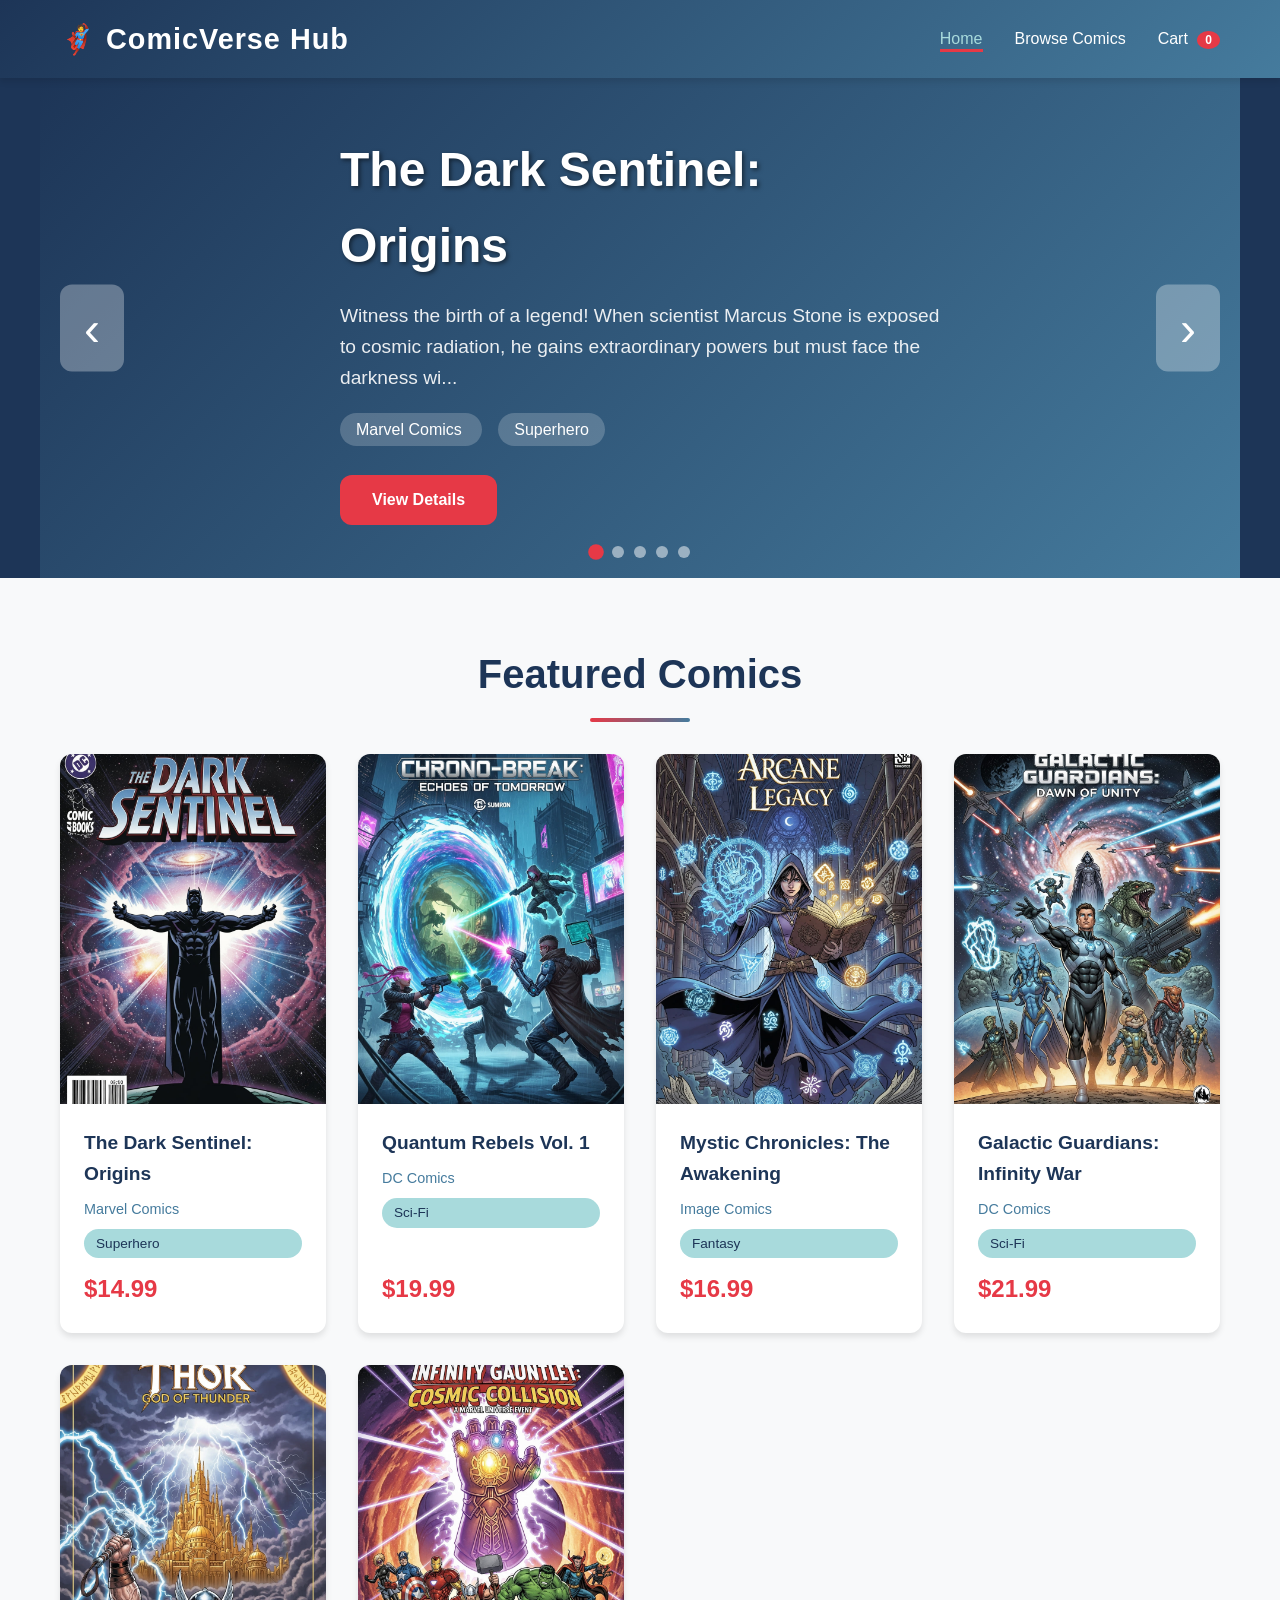
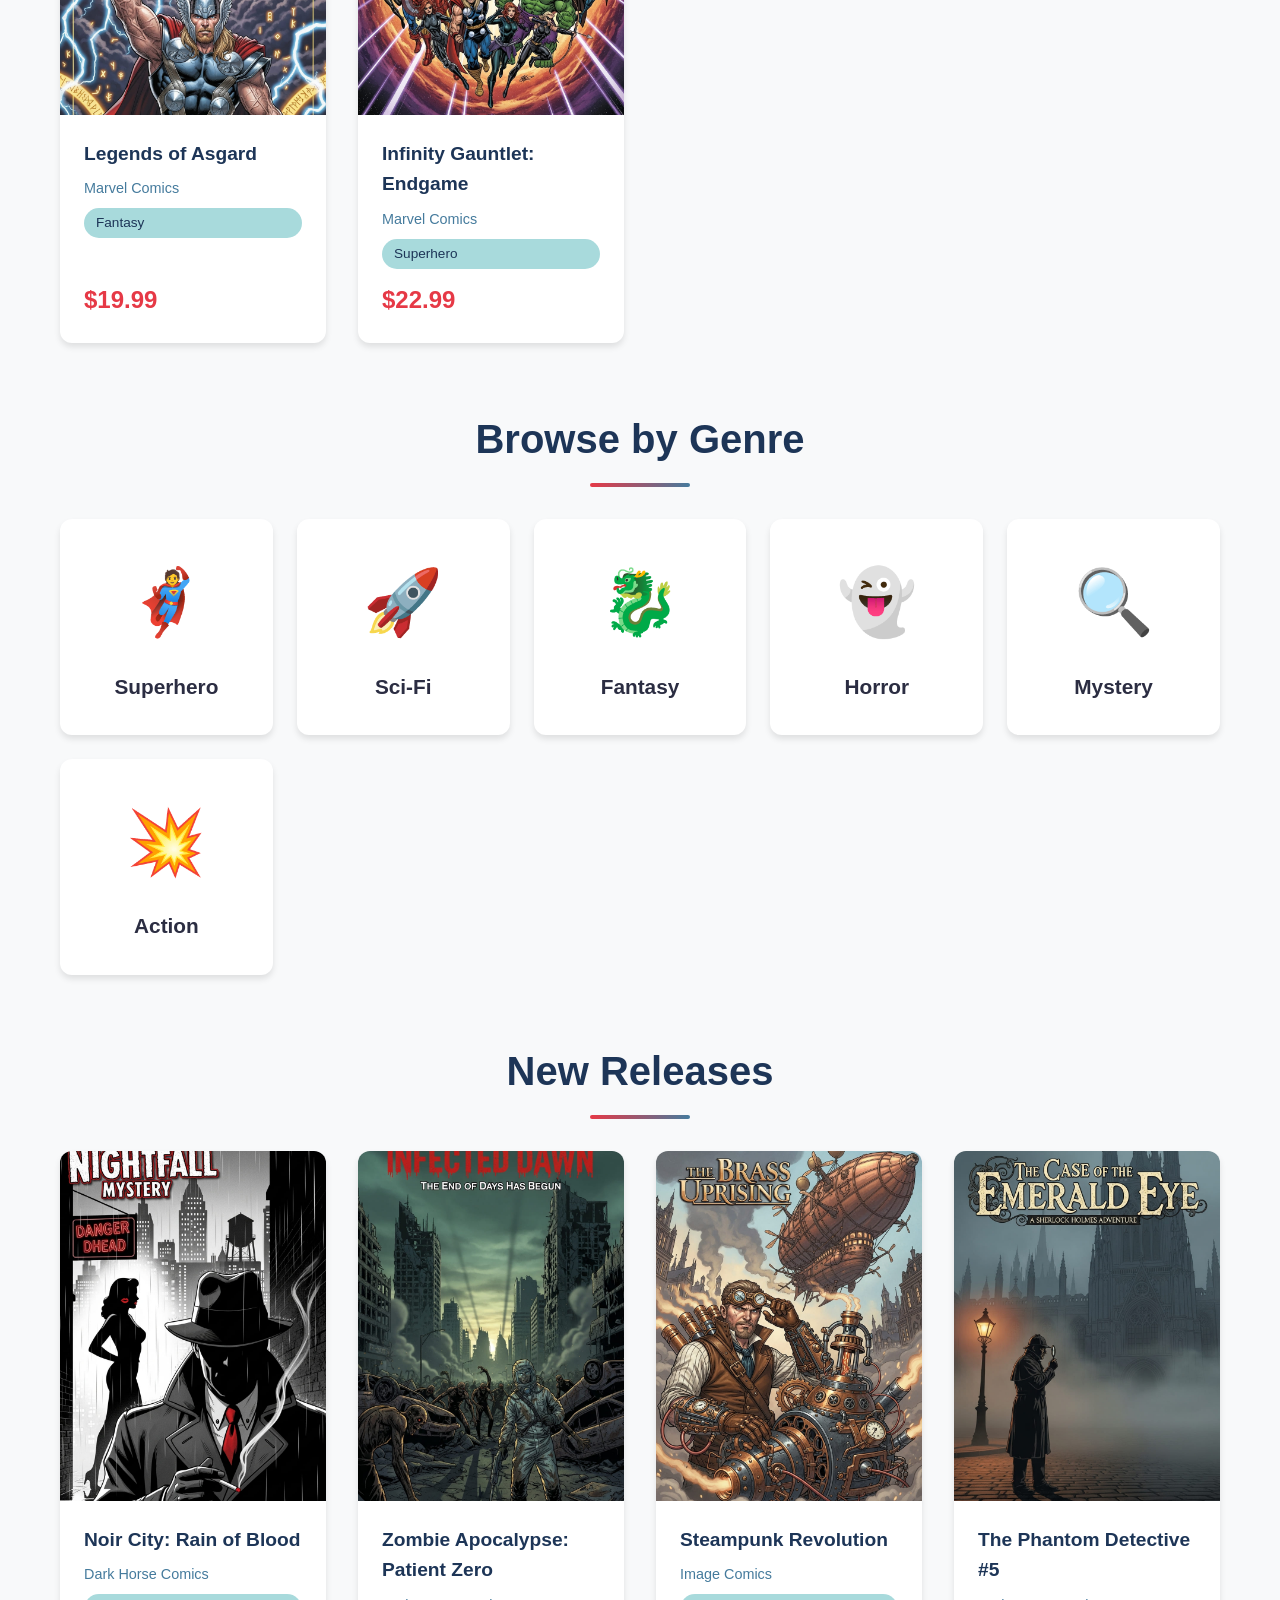
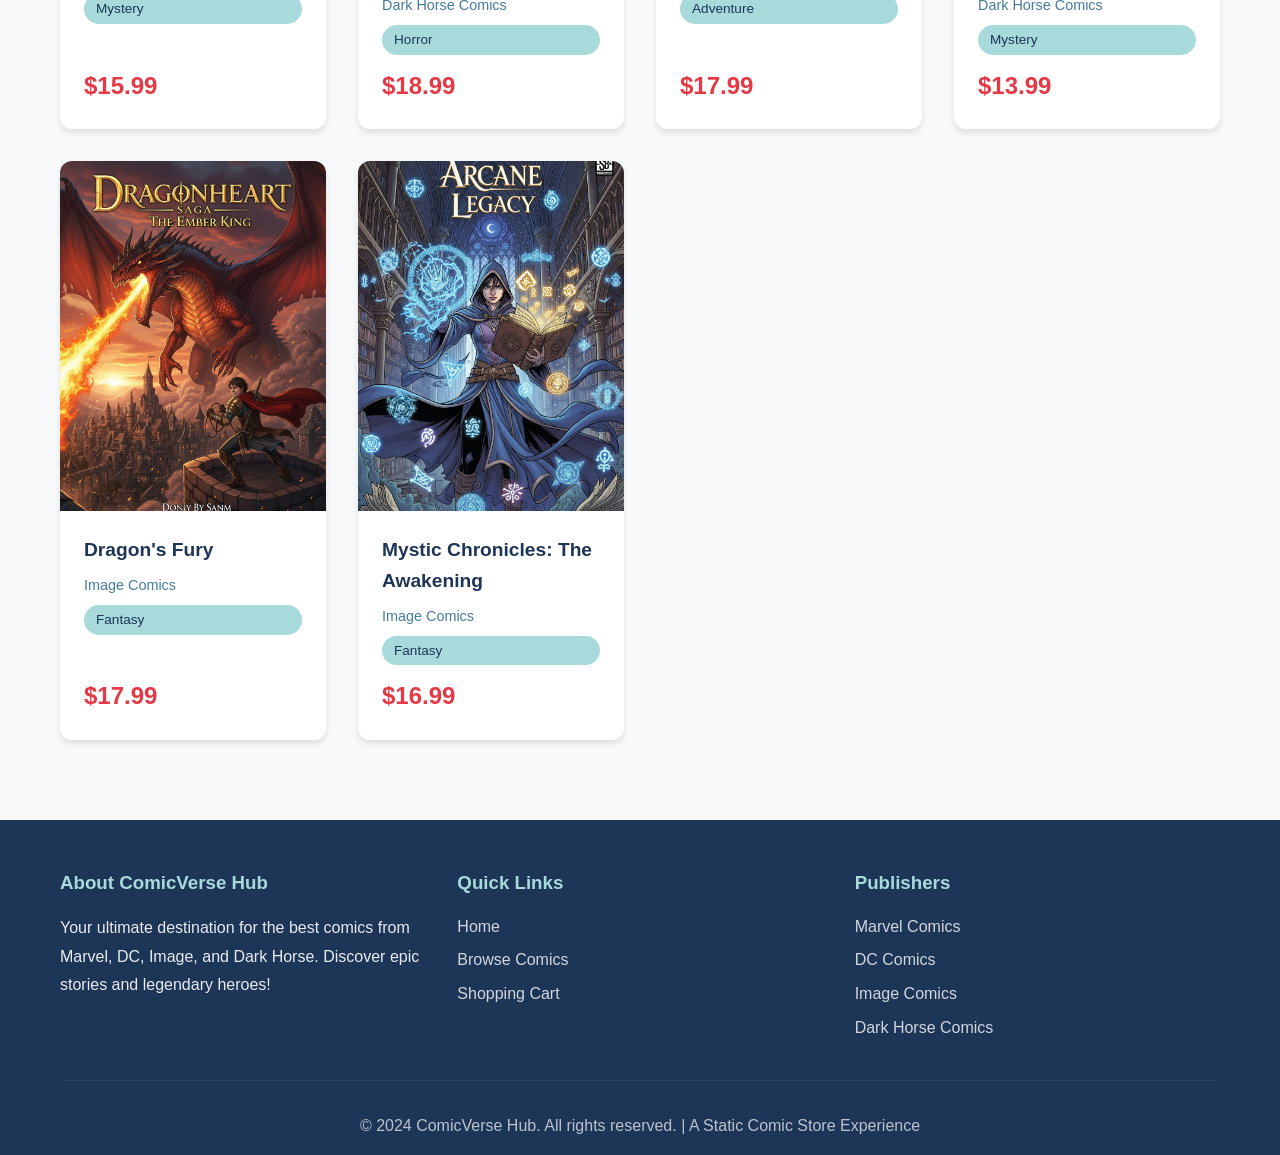
<file: index.html>
<!DOCTYPE html>
<html lang="en">
<head>
    <meta charset="UTF-8">
    <meta name="viewport" content="width=device-width, initial-scale=1.0">
    <title>ComicVerse Hub - Your Ultimate Comic Book Store</title>
    <link rel="stylesheet" href="styles.css">
</head>
<body>
    <header class="main-header">
        <div class="container">
            <div class="logo">
                <h1>🦸 ComicVerse Hub</h1>
            </div>
            <nav class="main-nav">
                <ul>
                    <li><a href="index.html" class="active">Home</a></li>
                    <li><a href="browse.html">Browse Comics</a></li>
                    <li><a href="cart.html">Cart <span class="cart-count" id="cartCount">0</span></a></li>
                </ul>
            </nav>
        </div>
    </header>

    <section class="hero-carousel">
        <div class="carousel-container">
            <div class="carousel-slides" id="carouselSlides">
            </div>
            <button class="carousel-btn prev" id="prevBtn" aria-label="Previous">‹</button>
            <button class="carousel-btn next" id="nextBtn" aria-label="Next">›</button>
            <div class="carousel-indicators" id="carouselIndicators"></div>
        </div>
    </section>

    <main class="container">
        <section class="featured-section">
            <h2 class="section-title">Featured Comics</h2>
            <div class="comics-grid" id="featuredComics"></div>
        </section>

        <section class="categories-section">
            <h2 class="section-title">Browse by Genre</h2>
            <div class="categories-grid">
                <a href="browse.html?genre=Superhero" class="category-card">
                    <div class="category-icon">🦸</div>
                    <h3>Superhero</h3>
                </a>
                <a href="browse.html?genre=Sci-Fi" class="category-card">
                    <div class="category-icon">🚀</div>
                    <h3>Sci-Fi</h3>
                </a>
                <a href="browse.html?genre=Fantasy" class="category-card">
                    <div class="category-icon">🐉</div>
                    <h3>Fantasy</h3>
                </a>
                <a href="browse.html?genre=Horror" class="category-card">
                    <div class="category-icon">👻</div>
                    <h3>Horror</h3>
                </a>
                <a href="browse.html?genre=Mystery" class="category-card">
                    <div class="category-icon">🔍</div>
                    <h3>Mystery</h3>
                </a>
                <a href="browse.html?genre=Action" class="category-card">
                    <div class="category-icon">💥</div>
                    <h3>Action</h3>
                </a>
            </div>
        </section>

        <section class="new-releases">
            <h2 class="section-title">New Releases</h2>
            <div class="comics-grid" id="newReleases"></div>
        </section>
    </main>

    <footer class="main-footer">
        <div class="container">
            <div class="footer-content">
                <div class="footer-section">
                    <h3>About ComicVerse Hub</h3>
                    <p>Your ultimate destination for the best comics from Marvel, DC, Image, and Dark Horse. Discover epic stories and legendary heroes!</p>
                </div>
                <div class="footer-section">
                    <h3>Quick Links</h3>
                    <ul>
                        <li><a href="index.html">Home</a></li>
                        <li><a href="browse.html">Browse Comics</a></li>
                        <li><a href="cart.html">Shopping Cart</a></li>
                    </ul>
                </div>
                <div class="footer-section">
                    <h3>Publishers</h3>
                    <ul>
                        <li><a href="browse.html?publisher=Marvel Comics">Marvel Comics</a></li>
                        <li><a href="browse.html?publisher=DC Comics">DC Comics</a></li>
                        <li><a href="browse.html?publisher=Image Comics">Image Comics</a></li>
                        <li><a href="browse.html?publisher=Dark Horse Comics">Dark Horse Comics</a></li>
                    </ul>
                </div>
            </div>
            <div class="footer-bottom">
                <p>&copy; 2024 ComicVerse Hub. All rights reserved. | A Static Comic Store Experience</p>
            </div>
        </div>
    </footer>

    <script src="comics.js"></script>
    <script src="carousel.js"></script>
    <script src="home.js"></script>
</body>
</html>
</file>
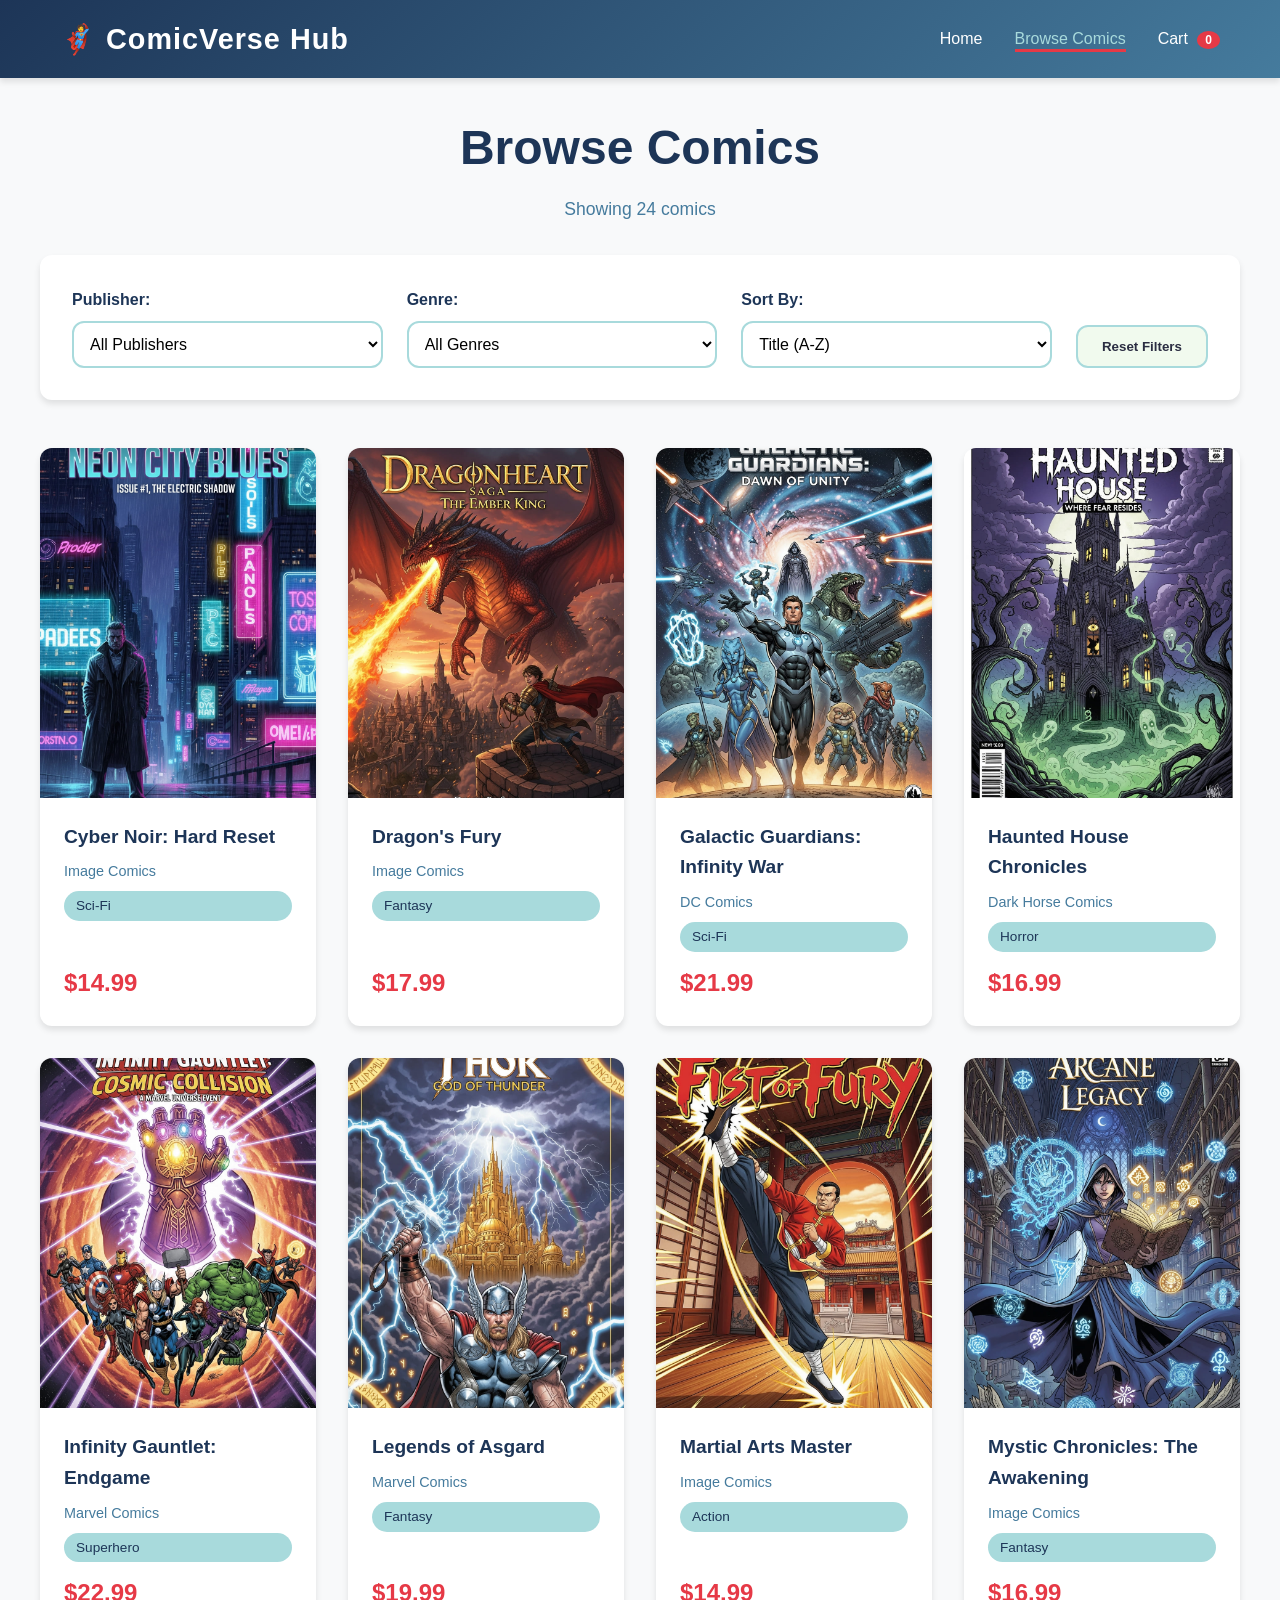
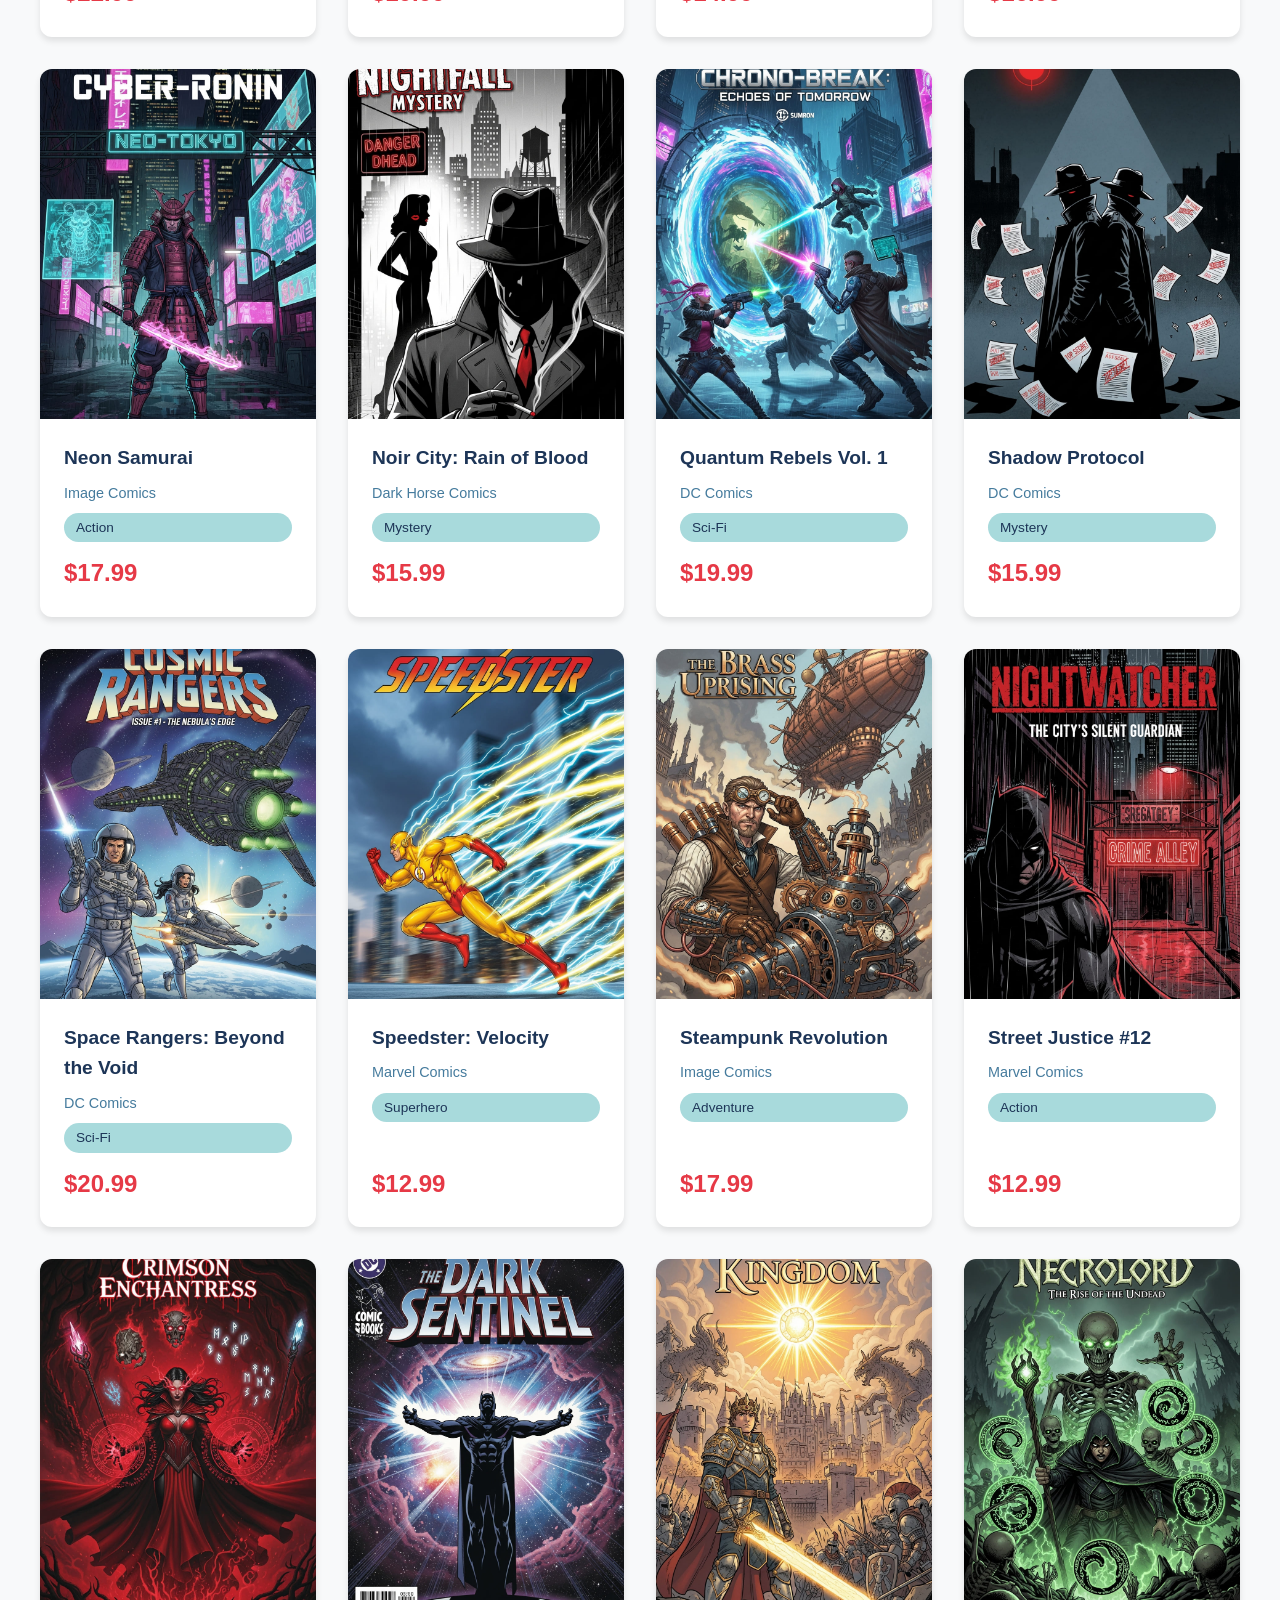
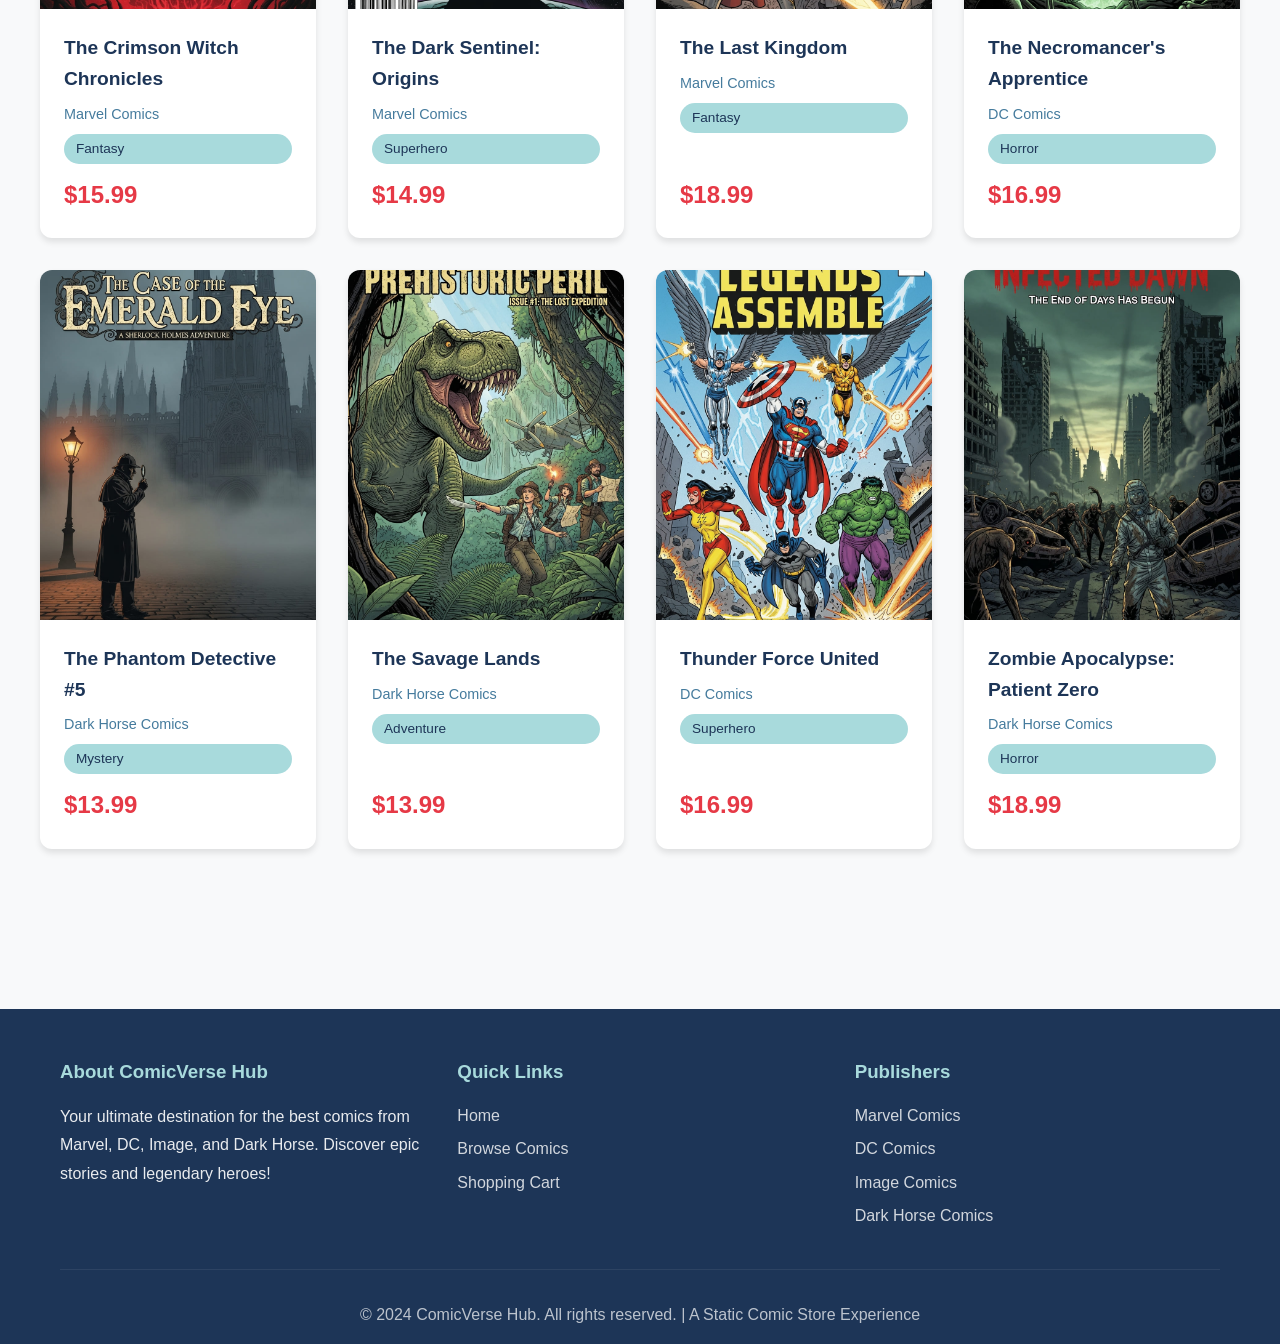
<file: browse.html>
<!DOCTYPE html>
<html lang="en">
<head>
    <meta charset="UTF-8">
    <meta name="viewport" content="width=device-width, initial-scale=1.0">
    <title>Browse Comics - ComicVerse Hub</title>
    <link rel="stylesheet" href="styles.css">
</head>
<body>
    <header class="main-header">
        <div class="container">
            <div class="logo">
                <h1>🦸 ComicVerse Hub</h1>
            </div>
            <nav class="main-nav">
                <ul>
                    <li><a href="index.html">Home</a></li>
                    <li><a href="browse.html" class="active">Browse Comics</a></li>
                    <li><a href="cart.html">Cart <span class="cart-count" id="cartCount">0</span></a></li>
                </ul>
            </nav>
        </div>
    </header>

    <main class="container browse-page">
        <div class="page-header">
            <h1>Browse Comics</h1>
            <p class="results-count" id="resultsCount">Showing all comics</p>
        </div>

        <div class="browse-controls">
            <div class="filters-section">
                <div class="filter-group">
                    <label for="publisherFilter">Publisher:</label>
                    <select id="publisherFilter" class="filter-select">
                        <option value="">All Publishers</option>
                        <option value="Marvel Comics">Marvel Comics</option>
                        <option value="DC Comics">DC Comics</option>
                        <option value="Image Comics">Image Comics</option>
                        <option value="Dark Horse Comics">Dark Horse Comics</option>
                    </select>
                </div>

                <div class="filter-group">
                    <label for="genreFilter">Genre:</label>
                    <select id="genreFilter" class="filter-select">
                        <option value="">All Genres</option>
                        <option value="Superhero">Superhero</option>
                        <option value="Sci-Fi">Sci-Fi</option>
                        <option value="Fantasy">Fantasy</option>
                        <option value="Horror">Horror</option>
                        <option value="Mystery">Mystery</option>
                        <option value="Action">Action</option>
                        <option value="Adventure">Adventure</option>
                    </select>
                </div>

                <div class="filter-group">
                    <label for="sortBy">Sort By:</label>
                    <select id="sortBy" class="filter-select">
                        <option value="title-asc">Title (A-Z)</option>
                        <option value="title-desc">Title (Z-A)</option>
                        <option value="price-asc">Price (Low to High)</option>
                        <option value="price-desc">Price (High to Low)</option>
                        <option value="date-desc">Release Date (Newest)</option>
                        <option value="date-asc">Release Date (Oldest)</option>
                    </select>
                </div>

                <button class="btn-reset" id="resetFilters">Reset Filters</button>
            </div>
        </div>

        <div class="comics-grid" id="comicsGrid"></div>

        <div class="no-results" id="noResults" style="display: none;">
            <h2>No Comics Found</h2>
            <p>Try adjusting your filters to see more results.</p>
        </div>
    </main>

    <footer class="main-footer">
        <div class="container">
            <div class="footer-content">
                <div class="footer-section">
                    <h3>About ComicVerse Hub</h3>
                    <p>Your ultimate destination for the best comics from Marvel, DC, Image, and Dark Horse. Discover epic stories and legendary heroes!</p>
                </div>
                <div class="footer-section">
                    <h3>Quick Links</h3>
                    <ul>
                        <li><a href="index.html">Home</a></li>
                        <li><a href="browse.html">Browse Comics</a></li>
                        <li><a href="cart.html">Shopping Cart</a></li>
                    </ul>
                </div>
                <div class="footer-section">
                    <h3>Publishers</h3>
                    <ul>
                        <li><a href="browse.html?publisher=Marvel Comics">Marvel Comics</a></li>
                        <li><a href="browse.html?publisher=DC Comics">DC Comics</a></li>
                        <li><a href="browse.html?publisher=Image Comics">Image Comics</a></li>
                        <li><a href="browse.html?publisher=Dark Horse Comics">Dark Horse Comics</a></li>
                    </ul>
                </div>
            </div>
            <div class="footer-bottom">
                <p>&copy; 2024 ComicVerse Hub. All rights reserved. | A Static Comic Store Experience</p>
            </div>
        </div>
    </footer>

    <script src="comics.js"></script>
    <script src="browse.js"></script>
</body>
</html>
</file>
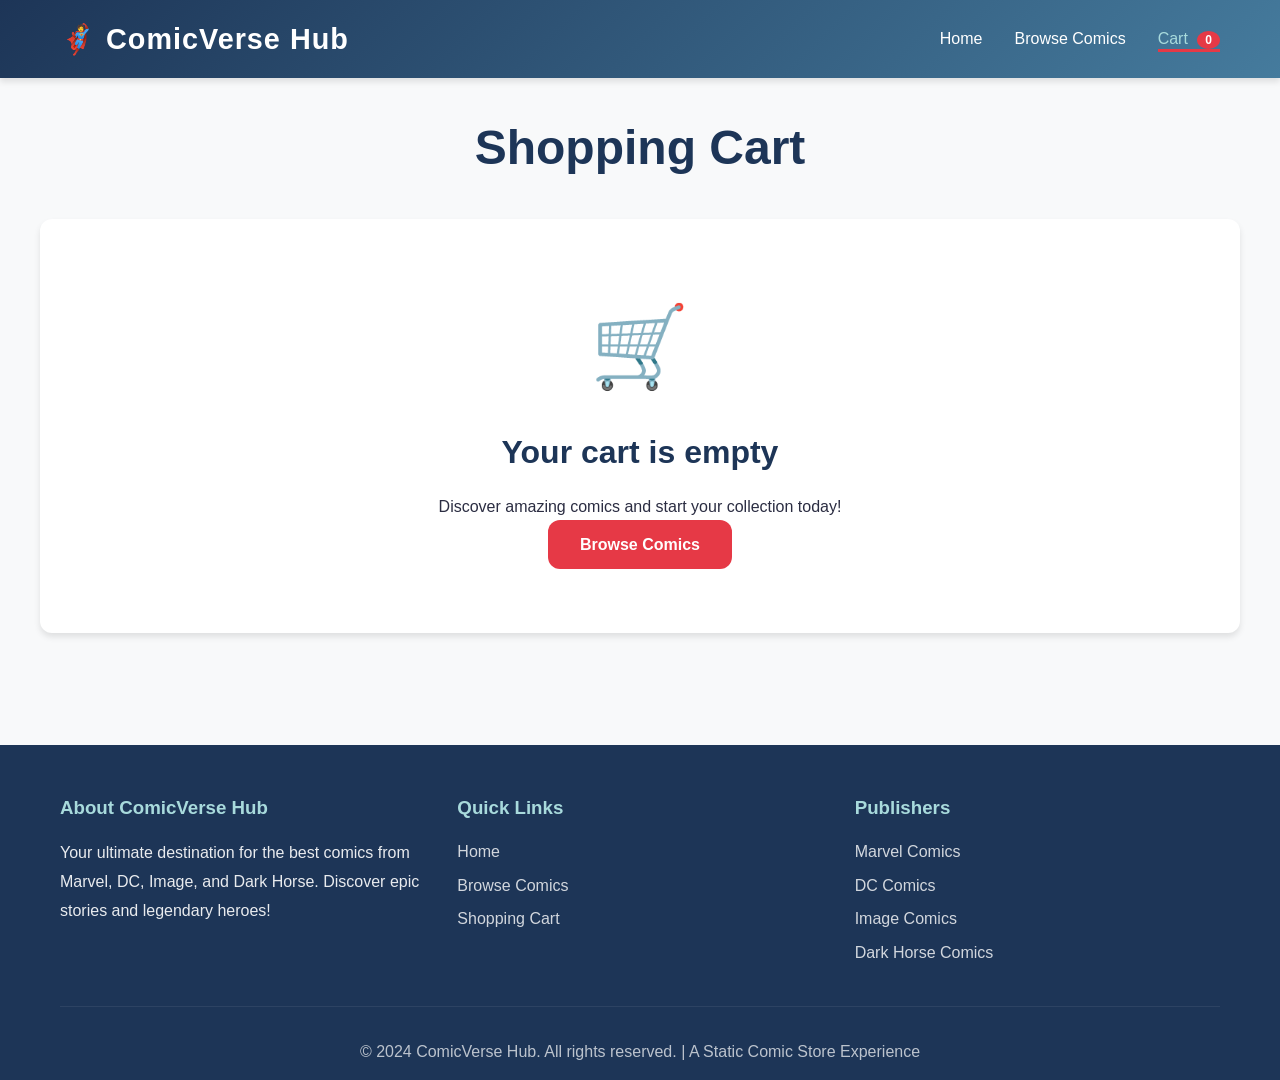
<file: cart.html>
<!DOCTYPE html>
<html lang="en">
<head>
    <meta charset="UTF-8">
    <meta name="viewport" content="width=device-width, initial-scale=1.0">
    <title>Shopping Cart - ComicVerse Hub</title>
    <link rel="stylesheet" href="styles.css">
</head>
<body>
    <header class="main-header">
        <div class="container">
            <div class="logo">
                <h1>🦸 ComicVerse Hub</h1>
            </div>
            <nav class="main-nav">
                <ul>
                    <li><a href="index.html">Home</a></li>
                    <li><a href="browse.html">Browse Comics</a></li>
                    <li><a href="cart.html" class="active">Cart <span class="cart-count" id="cartCount">0</span></a></li>
                </ul>
            </nav>
        </div>
    </header>

    <main class="container cart-page">
        <h1>Shopping Cart</h1>

        <div id="cartContent">
            <div id="emptyCart" class="empty-cart">
                <div class="empty-cart-icon">🛒</div>
                <h2>Your cart is empty</h2>
                <p>Discover amazing comics and start your collection today!</p>
                <a href="browse.html" class="btn btn-primary">Browse Comics</a>
            </div>

            <div id="cartItems" class="cart-items" style="display: none;"></div>

            <div id="cartSummary" class="cart-summary" style="display: none;">
                <div class="summary-row">
                    <span>Subtotal:</span>
                    <span id="subtotal">$0.00</span>
                </div>
                <div class="summary-row">
                    <span>Tax (10%):</span>
                    <span id="tax">$0.00</span>
                </div>
                <div class="summary-row">
                    <span>Shipping:</span>
                    <span id="shipping">$5.99</span>
                </div>
                <div class="summary-row total">
                    <span>Total:</span>
                    <span id="total">$0.00</span>
                </div>
                <div class="cart-actions">
                    <button class="btn btn-secondary" id="clearCart">Clear Cart</button>
                    <button class="btn btn-primary" id="checkoutBtn">Proceed to Checkout</button>
                </div>
            </div>
        </div>
    </main>

    <footer class="main-footer">
        <div class="container">
            <div class="footer-content">
                <div class="footer-section">
                    <h3>About ComicVerse Hub</h3>
                    <p>Your ultimate destination for the best comics from Marvel, DC, Image, and Dark Horse. Discover epic stories and legendary heroes!</p>
                </div>
                <div class="footer-section">
                    <h3>Quick Links</h3>
                    <ul>
                        <li><a href="index.html">Home</a></li>
                        <li><a href="browse.html">Browse Comics</a></li>
                        <li><a href="cart.html">Shopping Cart</a></li>
                    </ul>
                </div>
                <div class="footer-section">
                    <h3>Publishers</h3>
                    <ul>
                        <li><a href="browse.html?publisher=Marvel Comics">Marvel Comics</a></li>
                        <li><a href="browse.html?publisher=DC Comics">DC Comics</a></li>
                        <li><a href="browse.html?publisher=Image Comics">Image Comics</a></li>
                        <li><a href="browse.html?publisher=Dark Horse Comics">Dark Horse Comics</a></li>
                    </ul>
                </div>
            </div>
            <div class="footer-bottom">
                <p>&copy; 2024 ComicVerse Hub. All rights reserved. | A Static Comic Store Experience</p>
            </div>
        </div>
    </footer>

    <script src="comics.js"></script>
    <script src="cart.js"></script>
</body>
</html>
</file>
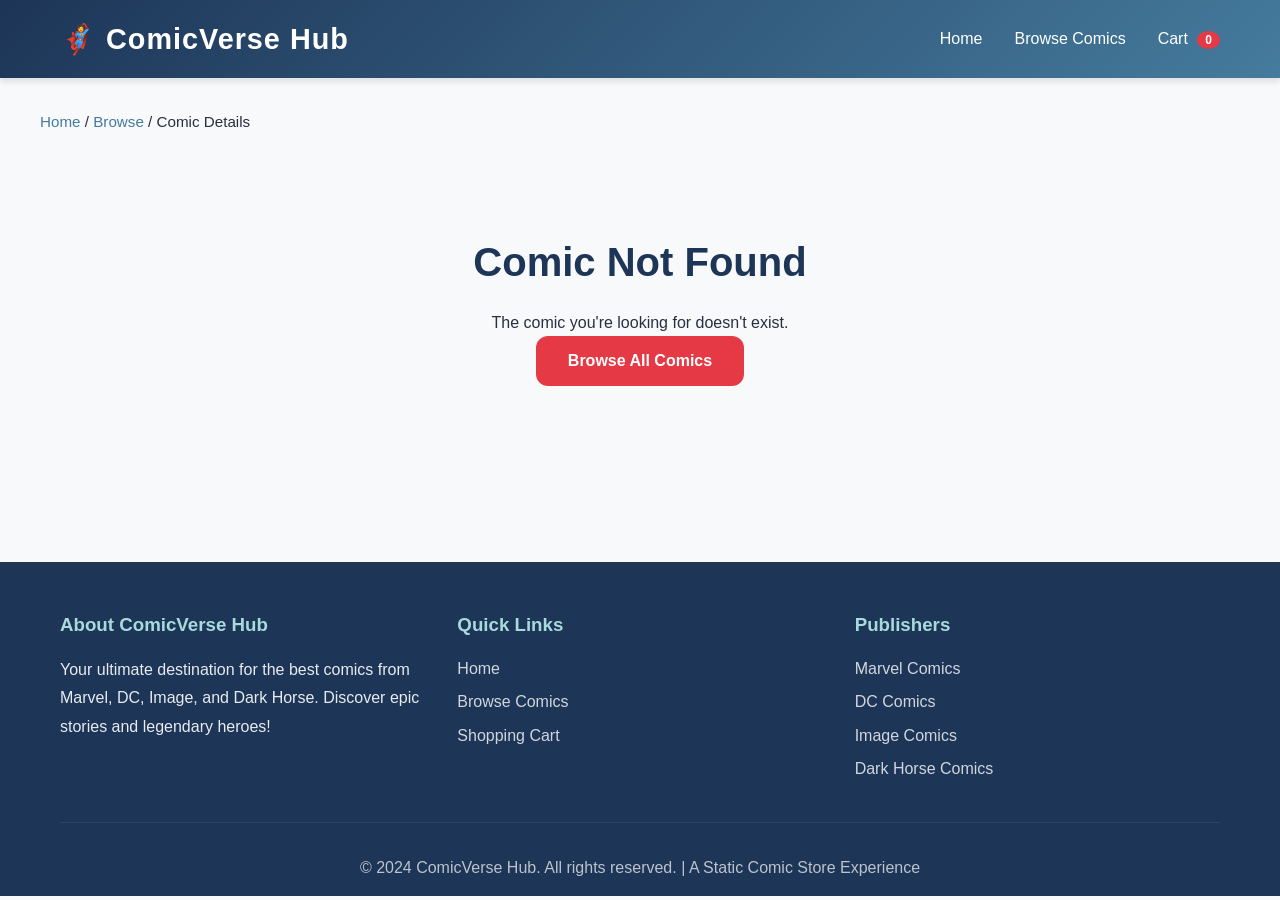
<file: comic-detail.html>
<!DOCTYPE html>
<html lang="en">
<head>
    <meta charset="UTF-8">
    <meta name="viewport" content="width=device-width, initial-scale=1.0">
    <title>Comic Details - ComicVerse Hub</title>
    <link rel="stylesheet" href="styles.css">
</head>
<body>
    <header class="main-header">
        <div class="container">
            <div class="logo">
                <h1>🦸 ComicVerse Hub</h1>
            </div>
            <nav class="main-nav">
                <ul>
                    <li><a href="index.html">Home</a></li>
                    <li><a href="browse.html">Browse Comics</a></li>
                    <li><a href="cart.html">Cart <span class="cart-count" id="cartCount">0</span></a></li>
                </ul>
            </nav>
        </div>
    </header>

    <main class="container detail-page">
        <div class="breadcrumb">
            <a href="index.html">Home</a> / <a href="browse.html">Browse</a> / <span id="breadcrumbTitle">Comic Details</span>
        </div>

        <div id="comicDetail" class="comic-detail-container">
            <div class="loading">Loading comic details...</div>
        </div>

        <div id="notFound" class="not-found" style="display: none;">
            <h2>Comic Not Found</h2>
            <p>The comic you're looking for doesn't exist.</p>
            <a href="browse.html" class="btn btn-primary">Browse All Comics</a>
        </div>

        <section class="related-comics" id="relatedSection" style="display: none;">
            <h2 class="section-title">You Might Also Like</h2>
            <div class="comics-grid" id="relatedComics"></div>
        </section>
    </main>

    <footer class="main-footer">
        <div class="container">
            <div class="footer-content">
                <div class="footer-section">
                    <h3>About ComicVerse Hub</h3>
                    <p>Your ultimate destination for the best comics from Marvel, DC, Image, and Dark Horse. Discover epic stories and legendary heroes!</p>
                </div>
                <div class="footer-section">
                    <h3>Quick Links</h3>
                    <ul>
                        <li><a href="index.html">Home</a></li>
                        <li><a href="browse.html">Browse Comics</a></li>
                        <li><a href="cart.html">Shopping Cart</a></li>
                    </ul>
                </div>
                <div class="footer-section">
                    <h3>Publishers</h3>
                    <ul>
                        <li><a href="browse.html?publisher=Marvel Comics">Marvel Comics</a></li>
                        <li><a href="browse.html?publisher=DC Comics">DC Comics</a></li>
                        <li><a href="browse.html?publisher=Image Comics">Image Comics</a></li>
                        <li><a href="browse.html?publisher=Dark Horse Comics">Dark Horse Comics</a></li>
                    </ul>
                </div>
            </div>
            <div class="footer-bottom">
                <p>&copy; 2024 ComicVerse Hub. All rights reserved. | A Static Comic Store Experience</p>
            </div>
        </div>
    </footer>

    <script src="comics.js"></script>
    <script src="comic-detail.js"></script>
</body>
</html>
</file>
<file: styles.css>
* {
    margin: 0;
    padding: 0;
    box-sizing: border-box;
}

:root {
    --primary-color: #e63946;
    --secondary-color: #f1faee;
    --accent-color: #457b9d;
    --dark-color: #1d3557;
    --light-color: #a8dadc;
    --text-color: #2b2d42;
    --bg-color: #f8f9fa;
    --border-radius: 12px;
    --shadow: 0 4px 6px rgba(0, 0, 0, 0.1);
    --shadow-hover: 0 8px 16px rgba(0, 0, 0, 0.2);
    --transition: all 0.3s ease;
}

body {
    font-family: 'Segoe UI', Tahoma, Geneva, Verdana, sans-serif;
    line-height: 1.6;
    color: var(--text-color);
    background-color: var(--bg-color);
}

.container {
    max-width: 1200px;
    margin: 0 auto;
    padding: 0 20px;
}

.main-header {
    background: linear-gradient(135deg, var(--dark-color), var(--accent-color));
    color: white;
    padding: 1rem 0;
    box-shadow: var(--shadow);
    position: sticky;
    top: 0;
    z-index: 1000;
}

.main-header .container {
    display: flex;
    justify-content: space-between;
    align-items: center;
}

.logo h1 {
    font-size: 1.8rem;
    font-weight: bold;
    letter-spacing: 1px;
}

.main-nav ul {
    list-style: none;
    display: flex;
    gap: 2rem;
}

.main-nav a {
    color: white;
    text-decoration: none;
    font-weight: 500;
    transition: var(--transition);
    position: relative;
}

.main-nav a:hover,
.main-nav a.active {
    color: var(--light-color);
}

.main-nav a.active::after {
    content: '';
    position: absolute;
    bottom: -5px;
    left: 0;
    width: 100%;
    height: 3px;
    background-color: var(--primary-color);
}

.cart-count {
    background-color: var(--primary-color);
    color: white;
    border-radius: 50%;
    padding: 2px 8px;
    font-size: 0.75rem;
    margin-left: 5px;
    font-weight: bold;
}

.hero-carousel {
    background-color: var(--dark-color);
    padding: 0;
    margin-bottom: 3rem;
    overflow: hidden;
}

.carousel-container {
    position: relative;
    max-width: 1200px;
    margin: 0 auto;
    height: 500px;
    overflow: hidden;
}

.carousel-slides {
    display: flex;
    transition: transform 0.5s ease-in-out;
    height: 100%;
}

.carousel-slide {
    min-width: 100%;
    height: 100%;
    display: flex;
    align-items: center;
    justify-content: center;
    background: linear-gradient(135deg, var(--dark-color), var(--accent-color));
    color: white;
    padding: 3rem;
    position: relative;
}

.carousel-content {
    max-width: 600px;
    z-index: 2;
}

.carousel-content h2 {
    font-size: 3rem;
    margin-bottom: 1rem;
    text-shadow: 2px 2px 4px rgba(0, 0, 0, 0.5);
}

.carousel-content p {
    font-size: 1.2rem;
    margin-bottom: 1.5rem;
    opacity: 0.9;
}

.carousel-content .btn {
    margin-top: 1rem;
}

.carousel-btn {
    position: absolute;
    top: 50%;
    transform: translateY(-50%);
    background-color: rgba(255, 255, 255, 0.3);
    color: white;
    border: none;
    font-size: 3rem;
    padding: 1rem 1.5rem;
    cursor: pointer;
    transition: var(--transition);
    z-index: 10;
    border-radius: var(--border-radius);
}

.carousel-btn:hover {
    background-color: rgba(255, 255, 255, 0.5);
}

.carousel-btn.prev {
    left: 20px;
}

.carousel-btn.next {
    right: 20px;
}

.carousel-indicators {
    position: absolute;
    bottom: 20px;
    left: 50%;
    transform: translateX(-50%);
    display: flex;
    gap: 10px;
    z-index: 10;
}

.indicator {
    width: 12px;
    height: 12px;
    border-radius: 50%;
    background-color: rgba(255, 255, 255, 0.5);
    cursor: pointer;
    transition: var(--transition);
}

.indicator.active {
    background-color: var(--primary-color);
    transform: scale(1.3);
}

.section-title {
    font-size: 2.5rem;
    margin-bottom: 2rem;
    color: var(--dark-color);
    text-align: center;
    position: relative;
    padding-bottom: 1rem;
}

.section-title::after {
    content: '';
    position: absolute;
    bottom: 0;
    left: 50%;
    transform: translateX(-50%);
    width: 100px;
    height: 4px;
    background: linear-gradient(90deg, var(--primary-color), var(--accent-color));
    border-radius: 2px;
}

.featured-section,
.new-releases,
.categories-section {
    margin: 4rem 0;
}

.comics-grid {
    display: grid;
    grid-template-columns: repeat(auto-fill, minmax(250px, 1fr));
    gap: 2rem;
    margin-bottom: 3rem;
}

.comic-card {
    background: white;
    border-radius: var(--border-radius);
    overflow: hidden;
    box-shadow: var(--shadow);
    transition: var(--transition);
    cursor: pointer;
    text-decoration: none;
    color: var(--text-color);
    display: flex;
    flex-direction: column;
}

.comic-card:hover {
    transform: translateY(-8px);
    box-shadow: var(--shadow-hover);
}

.comic-cover {
    width: 100%;
    height: 350px;
    object-fit: cover;
    background: linear-gradient(135deg, var(--accent-color), var(--primary-color));
    display: flex;
    align-items: center;
    justify-content: center;
    color: white;
    font-size: 4rem;
    font-weight: bold;
}

.comic-info {
    padding: 1.5rem;
    flex-grow: 1;
    display: flex;
    flex-direction: column;
}

.comic-title {
    font-size: 1.2rem;
    font-weight: bold;
    margin-bottom: 0.5rem;
    color: var(--dark-color);
}

.comic-publisher {
    font-size: 0.9rem;
    color: var(--accent-color);
    margin-bottom: 0.5rem;
}

.comic-genre {
    display: inline-block;
    background-color: var(--light-color);
    color: var(--dark-color);
    padding: 0.25rem 0.75rem;
    border-radius: 20px;
    font-size: 0.85rem;
    margin-bottom: 0.75rem;
}

.comic-price {
    font-size: 1.5rem;
    font-weight: bold;
    color: var(--primary-color);
    margin-top: auto;
}

.categories-grid {
    display: grid;
    grid-template-columns: repeat(auto-fit, minmax(180px, 1fr));
    gap: 1.5rem;
}

.category-card {
    background: white;
    border-radius: var(--border-radius);
    padding: 2rem;
    text-align: center;
    box-shadow: var(--shadow);
    transition: var(--transition);
    text-decoration: none;
    color: var(--text-color);
}

.category-card:hover {
    transform: translateY(-5px);
    box-shadow: var(--shadow-hover);
    background: linear-gradient(135deg, var(--primary-color), var(--accent-color));
    color: white;
}

.category-icon {
    font-size: 4rem;
    margin-bottom: 1rem;
}

.category-card h3 {
    font-size: 1.3rem;
}

.btn {
    display: inline-block;
    padding: 0.75rem 2rem;
    border: none;
    border-radius: var(--border-radius);
    font-size: 1rem;
    font-weight: 600;
    cursor: pointer;
    transition: var(--transition);
    text-decoration: none;
    text-align: center;
}

.btn-primary {
    background-color: var(--primary-color);
    color: white;
}

.btn-primary:hover {
    background-color: #d62839;
    transform: translateY(-2px);
    box-shadow: var(--shadow);
}

.btn-secondary {
    background-color: var(--accent-color);
    color: white;
}

.btn-secondary:hover {
    background-color: #356a87;
    transform: translateY(-2px);
}

.browse-page {
    padding: 2rem 0;
}

.page-header {
    text-align: center;
    margin-bottom: 2rem;
}

.page-header h1 {
    font-size: 3rem;
    color: var(--dark-color);
    margin-bottom: 0.5rem;
}

.results-count {
    color: var(--accent-color);
    font-size: 1.1rem;
}

.browse-controls {
    background: white;
    padding: 2rem;
    border-radius: var(--border-radius);
    box-shadow: var(--shadow);
    margin-bottom: 3rem;
}

.filters-section {
    display: flex;
    flex-wrap: wrap;
    gap: 1.5rem;
    align-items: flex-end;
}

.filter-group {
    flex: 1;
    min-width: 200px;
}

.filter-group label {
    display: block;
    margin-bottom: 0.5rem;
    font-weight: 600;
    color: var(--dark-color);
}

.filter-select {
    width: 100%;
    padding: 0.75rem;
    border: 2px solid var(--light-color);
    border-radius: var(--border-radius);
    font-size: 1rem;
    background-color: white;
    cursor: pointer;
    transition: var(--transition);
}

.filter-select:focus {
    outline: none;
    border-color: var(--accent-color);
}

.btn-reset {
    padding: 0.75rem 1.5rem;
    background-color: var(--secondary-color);
    color: var(--text-color);
    border: 2px solid var(--light-color);
    border-radius: var(--border-radius);
    cursor: pointer;
    font-weight: 600;
    transition: var(--transition);
}

.btn-reset:hover {
    background-color: var(--light-color);
}

.no-results {
    text-align: center;
    padding: 4rem 2rem;
    background: white;
    border-radius: var(--border-radius);
    box-shadow: var(--shadow);
}

.no-results h2 {
    font-size: 2rem;
    color: var(--dark-color);
    margin-bottom: 1rem;
}

.detail-page {
    padding: 2rem 0;
}

.breadcrumb {
    margin-bottom: 2rem;
    font-size: 0.95rem;
}

.breadcrumb a {
    color: var(--accent-color);
    text-decoration: none;
}

.breadcrumb a:hover {
    text-decoration: underline;
}

.comic-detail-container {
    background: white;
    border-radius: var(--border-radius);
    box-shadow: var(--shadow);
    overflow: hidden;
}

.comic-detail {
    display: grid;
    grid-template-columns: 1fr 1.5fr;
    gap: 3rem;
    padding: 3rem;
}

.detail-cover {
    width: 100%;
    height: 600px;
    object-fit: cover;
    border-radius: var(--border-radius);
    background: linear-gradient(135deg, var(--accent-color), var(--primary-color));
    display: flex;
    align-items: center;
    justify-content: center;
    color: white;
    font-size: 6rem;
}

.detail-info h1 {
    font-size: 2.5rem;
    color: var(--dark-color);
    margin-bottom: 1rem;
}

.detail-meta {
    display: flex;
    gap: 1rem;
    margin-bottom: 1.5rem;
    flex-wrap: wrap;
}

.meta-item {
    background-color: var(--light-color);
    padding: 0.5rem 1rem;
    border-radius: 20px;
    font-size: 0.9rem;
    color: var(--dark-color);
}

.detail-price {
    font-size: 2.5rem;
    color: var(--primary-color);
    font-weight: bold;
    margin: 1.5rem 0;
}

.detail-description {
    font-size: 1.1rem;
    line-height: 1.8;
    color: var(--text-color);
    margin-bottom: 2rem;
}

.detail-specs {
    background-color: var(--bg-color);
    padding: 1.5rem;
    border-radius: var(--border-radius);
    margin-bottom: 2rem;
}

.spec-row {
    display: flex;
    justify-content: space-between;
    padding: 0.75rem 0;
    border-bottom: 1px solid var(--light-color);
}

.spec-row:last-child {
    border-bottom: none;
}

.spec-label {
    font-weight: 600;
    color: var(--dark-color);
}

.add-to-cart-btn {
    width: 100%;
    padding: 1.25rem;
    font-size: 1.2rem;
}

.loading {
    text-align: center;
    padding: 4rem;
    font-size: 1.5rem;
    color: var(--accent-color);
}

.not-found {
    text-align: center;
    padding: 4rem;
}

.not-found h2 {
    font-size: 2.5rem;
    margin-bottom: 1rem;
    color: var(--dark-color);
}

.related-comics {
    margin-top: 4rem;
}

.cart-page {
    padding: 2rem 0;
    min-height: 60vh;
}

.cart-page h1 {
    font-size: 3rem;
    color: var(--dark-color);
    margin-bottom: 2rem;
    text-align: center;
}

.empty-cart {
    text-align: center;
    padding: 4rem 2rem;
    background: white;
    border-radius: var(--border-radius);
    box-shadow: var(--shadow);
}

.empty-cart-icon {
    font-size: 5rem;
    margin-bottom: 1rem;
}

.empty-cart h2 {
    font-size: 2rem;
    color: var(--dark-color);
    margin-bottom: 1rem;
}

.cart-items {
    background: white;
    border-radius: var(--border-radius);
    box-shadow: var(--shadow);
    padding: 2rem;
    margin-bottom: 2rem;
}

.cart-item {
    display: grid;
    grid-template-columns: 100px 1fr auto;
    gap: 2rem;
    padding: 1.5rem;
    border-bottom: 2px solid var(--bg-color);
    align-items: center;
}

.cart-item:last-child {
    border-bottom: none;
}

.cart-item-image {
    width: 100px;
    height: 140px;
    object-fit: cover;
    border-radius: 8px;
    background: linear-gradient(135deg, var(--accent-color), var(--primary-color));
    display: flex;
    align-items: center;
    justify-content: center;
    color: white;
    font-size: 2rem;
}

.cart-item-info h3 {
    font-size: 1.3rem;
    color: var(--dark-color);
    margin-bottom: 0.5rem;
}

.cart-item-info p {
    color: var(--accent-color);
    margin-bottom: 0.25rem;
}

.cart-item-controls {
    display: flex;
    flex-direction: column;
    align-items: flex-end;
    gap: 1rem;
}

.quantity-controls {
    display: flex;
    align-items: center;
    gap: 0.5rem;
}

.qty-btn {
    width: 35px;
    height: 35px;
    border: 2px solid var(--accent-color);
    background-color: white;
    color: var(--accent-color);
    border-radius: 8px;
    font-size: 1.2rem;
    font-weight: bold;
    cursor: pointer;
    transition: var(--transition);
}

.qty-btn:hover {
    background-color: var(--accent-color);
    color: white;
}

.quantity-display {
    width: 50px;
    text-align: center;
    font-size: 1.2rem;
    font-weight: bold;
    color: var(--dark-color);
}

.item-price {
    font-size: 1.5rem;
    font-weight: bold;
    color: var(--primary-color);
}

.remove-btn {
    background-color: var(--primary-color);
    color: white;
    border: none;
    padding: 0.5rem 1rem;
    border-radius: 8px;
    cursor: pointer;
    transition: var(--transition);
    font-weight: 600;
}

.remove-btn:hover {
    background-color: #d62839;
}

.cart-summary {
    background: white;
    border-radius: var(--border-radius);
    box-shadow: var(--shadow);
    padding: 2rem;
    max-width: 500px;
    margin: 0 auto;
}

.summary-row {
    display: flex;
    justify-content: space-between;
    padding: 1rem 0;
    font-size: 1.1rem;
    border-bottom: 1px solid var(--bg-color);
}

.summary-row.total {
    font-size: 1.5rem;
    font-weight: bold;
    color: var(--dark-color);
    border-top: 3px solid var(--primary-color);
    border-bottom: none;
    padding-top: 1.5rem;
    margin-top: 1rem;
}

.cart-actions {
    display: flex;
    gap: 1rem;
    margin-top: 2rem;
}

.cart-actions .btn {
    flex: 1;
}

.main-footer {
    background-color: var(--dark-color);
    color: white;
    padding: 3rem 0 1rem;
    margin-top: 5rem;
}

.footer-content {
    display: grid;
    grid-template-columns: repeat(auto-fit, minmax(250px, 1fr));
    gap: 2rem;
    margin-bottom: 2rem;
}

.footer-section h3 {
    margin-bottom: 1rem;
    color: var(--light-color);
}

.footer-section p {
    line-height: 1.8;
    opacity: 0.9;
}

.footer-section ul {
    list-style: none;
}

.footer-section ul li {
    margin-bottom: 0.5rem;
}

.footer-section a {
    color: white;
    text-decoration: none;
    transition: var(--transition);
    opacity: 0.8;
}

.footer-section a:hover {
    color: var(--light-color);
    opacity: 1;
}

.footer-bottom {
    text-align: center;
    padding-top: 2rem;
    border-top: 1px solid rgba(255, 255, 255, 0.1);
    opacity: 0.7;
}

@media (max-width: 768px) {
    .main-header .container {
        flex-direction: column;
        gap: 1rem;
    }

    .main-nav ul {
        gap: 1rem;
    }

    .carousel-container {
        height: 400px;
    }

    .carousel-content h2 {
        font-size: 2rem;
    }

    .carousel-content p {
        font-size: 1rem;
    }

    .carousel-btn {
        font-size: 2rem;
        padding: 0.5rem 1rem;
    }

    .comics-grid {
        grid-template-columns: repeat(auto-fill, minmax(200px, 1fr));
        gap: 1rem;
    }

    .section-title {
        font-size: 2rem;
    }

    .filters-section {
        flex-direction: column;
    }

    .filter-group {
        width: 100%;
    }

    .comic-detail {
        grid-template-columns: 1fr;
    }

    .detail-cover {
        height: 400px;
    }

    .cart-item {
        grid-template-columns: 80px 1fr;
        gap: 1rem;
    }

    .cart-item-controls {
        grid-column: 1 / -1;
        flex-direction: row;
        justify-content: space-between;
        width: 100%;
    }

    .cart-actions {
        flex-direction: column;
    }
}

@media (max-width: 480px) {
    .page-header h1,
    .cart-page h1 {
        font-size: 2rem;
    }

    .comic-cover {
        height: 250px;
    }

    .carousel-container {
        height: 300px;
    }
}
</file>
